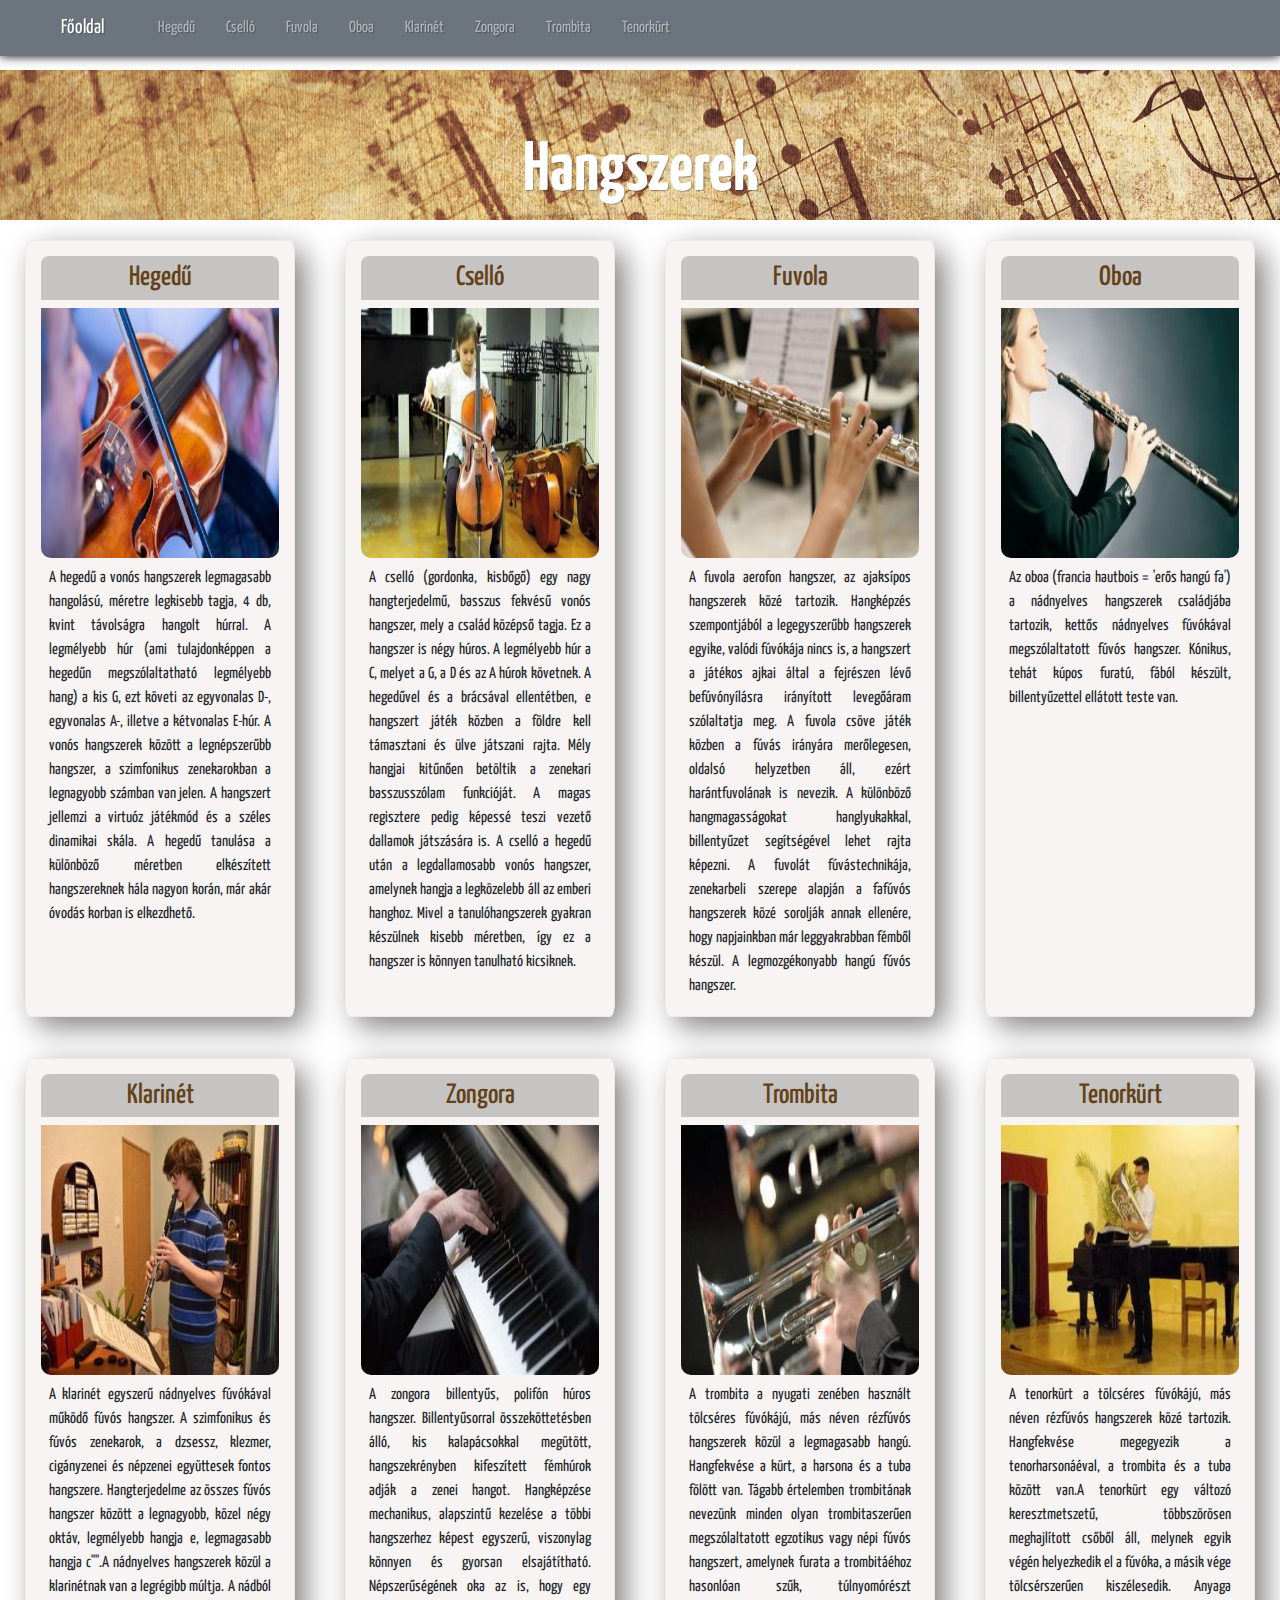
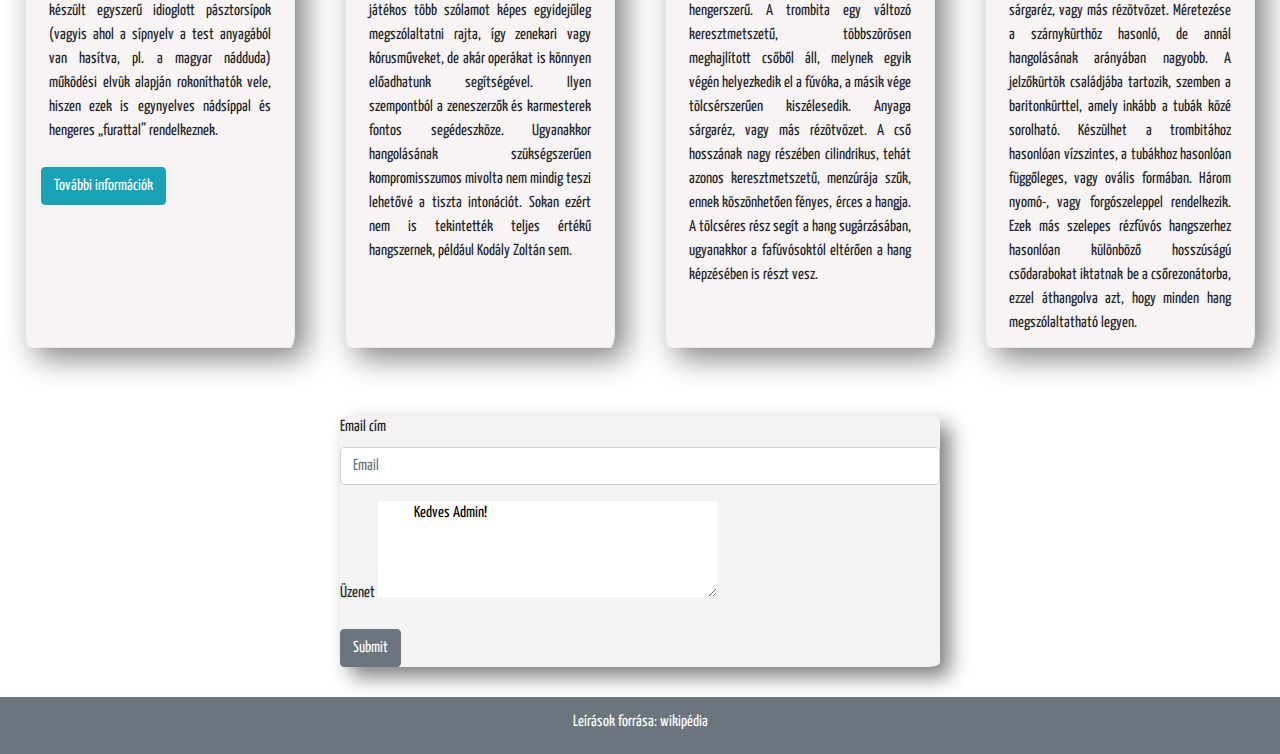
<file: index.html>
<!DOCTYPE html>
<html lang="hu">
<head>
    <meta charset="UTF-8">
    <meta http-equiv="X-UA-Compatible" content="IE=edge">
    <meta name="viewport" content="width=device-width, initial-scale=1.0">
    <link rel="stylesheet" href="./css/bootstrap.min.css">
    <title>Hangszerek</title>
    <link rel="preconnect" href="https://fonts.googleapis.com">
    <link rel="preconnect" href="https://fonts.gstatic.com" crossorigin>
    <link href="https://fonts.googleapis.com/css2?family=Oleo+Script+Swash+Caps&family=Yanone+Kaffeesatz:wght@300;400&display=swap" rel="stylesheet"> 
    <script src="./js/jquery.min.js"></script>
    <script src="./js/bootstrap.min.js"></script>
    <link rel="stylesheet" href="css/style.css">
    
</head>
<body>
   
    <header class="container-fluid">

    <nav class="navbar fixed-top navbar-expand-lg navbar-dark bg-secondary">
        <div class="container-fluid">
            <a class="navbar-brand" href="index.html">Főoldal</a>
            <button class="navbar-toggler" type="button" data-bs-toggle="collapse" data-bs-target="#navbarSupportedContent" aria-controls="navbarSupportedContent" aria-expanded="false" aria-label="Toggle navigation">
            <span class="navbar-toggler-icon"></span>
        </button>
            <div class="collapse navbar-collapse" id="navbarSupportedContent">
                <div class="navbar-nav me-auto mb-2 mb-lg-0">
                    <div class="nav-item">
                        <a class="nav-link" href="#hegedu">Hegedű</a>
                    </div>
                    <div class="nav-item">
                        <a class="nav-link" href="#csello">Cselló</a>
                    </div>
                    <div class="nav-item">
                        <a class="nav-link" href="#fuvola">Fuvola</a>   
                    </div>
                   
                    <div class="nav-item">
                        <a class="nav-link" href="#oboa">Oboa</a>    
                    </div><div class="nav-item">
                        <a class="nav-link" href="#klarinet">Klarinét </a>   
                    </div><div class="nav-item">
                        <a class="nav-link" href="#zongora">Zongora</a>  
                    </div><div class="nav-item">
                        <a class="nav-link" href="#trombita">Trombita</a>   
                    </div>
                    <div class="nav-item">
                        <a class="nav-link" href="#tenorkurt">Tenorkürt</a>   
                    </div>
                </div>
            </div>
        </div>
    </nav>
            
    <h1>Hangszerek</h1>    
      
    </header>

    <main class="container-fluid">
        <div class="row">
            <div class="col-xs-12 col-sm-6 col-md-4  col-lg-3">
                <div class="box">
                    <h3 class="cim" id="hegedu">Hegedű</h3>
                    <img class="img-fluid" src="./img/hegedus.jpg" alt="Hegedű" title="Hegedű">
                   
                    <p  class="p-2"> A hegedű a vonós hangszerek  legmagasabb hangolású, méretre legkisebb tagja, 4 db, kvint távolságra hangolt húrral. A legmélyebb húr (ami tulajdonképpen a hegedűn megszólaltatható legmélyebb hang) a kis G, ezt követi az egyvonalas D-, egyvonalas A-, illetve a kétvonalas E-húr. A vonós hangszerek között a legnépszerűbb hangszer, a szimfonikus zenekarokban a legnagyobb számban van jelen. A hangszert jellemzi a virtuóz játékmód és a széles dinamikai skála. A hegedű tanulása a különböző méretben elkészített hangszereknek hála nagyon korán, már akár óvodás korban is elkezdhető. </p>
                </div>
            </div>
            <div class="col-xs-12 col-sm-6 col-md-4  col-lg-3">
                <div class="box">
                    <h3 class="cim" id="csello">Cselló</h3>
                    <img class="img-fluid" src="./img/csello.jpg" alt="Celló" title="Cselló">
                    <p  class="p-2">A cselló (gordonka, kisbőgő) egy nagy hangterjedelmű, basszus fekvésű vonós hangszer, mely a család középső tagja. Ez a hangszer is négy húros. A legmélyebb húr a C, melyet a G, a D és az A húrok követnek. A hegedűvel és a brácsával ellentétben, e hangszert játék közben a földre kell támasztani és ülve játszani rajta. Mély hangjai kitűnően betöltik a zenekari basszusszólam funkcióját. A magas regisztere pedig képessé teszi vezető dallamok játszására is. A cselló a hegedű után a legdallamosabb vonós hangszer, amelynek hangja a legközelebb áll az emberi hanghoz. Mivel a tanulóhangszerek gyakran készülnek kisebb méretben, így ez a hangszer is könnyen tanulható kicsiknek.</p>
                </div>
            </div>
    
            <div class="col-xs-12 col-sm-6 col-md-4 col-lg-3">
                <div class="box">
                    <h3 class="cim" id="fuvola">Fuvola</h3>
                    <img class="img-fluid" src="./img/fuvolista.jpg" alt="Fuvola" title="Fuvola">
                    <p  class="p-2">A fuvola aerofon hangszer, az ajaksípos hangszerek közé tartozik. Hangképzés szempontjából a legegyszerűbb hangszerek egyike, valódi fúvókája nincs is, a hangszert a játékos ajkai által a fejrészen lévő befúvónyílásra irányított levegőáram szólaltatja meg. A fuvola csöve játék közben a fúvás irányára merőlegesen, oldalsó helyzetben áll, ezért harántfuvolának is nevezik. A különböző hangmagasságokat hanglyukakkal, billentyűzet segítségével lehet rajta képezni. A fuvolát fúvástechnikája, zenekarbeli szerepe alapján a fafúvós hangszerek közé sorolják annak ellenére, hogy napjainkban már leggyakrabban fémből készül. A legmozgékonyabb hangú fúvós hangszer.</p>
                </div>
            </div>
            <div class="col-xs-12 col-sm-6 col-md-4 col-lg-3">
                <div class="box">
                    <h3 class="cim" id="oboa">Oboa</h3>
                    <img class="img-fluid" src="./img/oboa.jpg" alt="Oboa" title="Oboa">
                    <p class="p-2">Az oboa (francia hautbois = 'erős hangú fa') a nádnyelves hangszerek családjába tartozik, kettős nádnyelves fúvókával megszólaltatott fúvós hangszer. Kónikus, tehát kúpos furatú, fából készült, billentyűzettel ellátott teste van.</p>
                </div>
            </div>
            <div class="col-xs-12 col-sm-6 col-md-4 col-lg-3">
                <div class="box">
                    <h3 class="cim" id="klarinet">Klarinét</h3>
                    <img class="img-fluid" src="./img/klarinetos.jpg" alt="Klarinét" title="Klarinét">
                    <p  class="p-2">A klarinét egyszerű nádnyelves fúvókával működő fúvós hangszer. A szimfonikus és fúvós zenekarok, a dzsessz, klezmer, cigányzenei és népzenei együttesek fontos hangszere. Hangterjedelme az összes fúvós hangszer között a legnagyobb, közel négy oktáv, legmélyebb hangja e, legmagasabb hangja c''''.A nádnyelves hangszerek közül a klarinétnak van a legrégibb múltja. A nádból készült egyszerű idioglott pásztorsípok (vagyis ahol a sípnyelv a test anyagából van hasítva, pl. a magyar nádduda) működési elvük alapján rokoníthatók vele, hiszen ezek is egynyelves nádsíppal és hengeres „furattal” rendelkeznek.</p>
                    <a href="klarinet.html" class="btn btn-info">További információk</a>
                </div>
            </div>
            <div class="col-xs-12 col-sm-6 col-md-4 col-lg-3">
                <div class="box">
                    <h3 class="cim" id="zongora">Zongora</h3>
                    <img class="img-fluid" src="./img/Zongora.jpg" alt="Zongora" title="Zongora">
                    <p  class="p-2">A zongora billentyűs, polifón húros hangszer. Billentyűsorral összeköttetésben álló, kis kalapácsokkal megütött, hangszekrényben kifeszített fémhúrok adják a zenei hangot. Hangképzése mechanikus, alapszintű kezelése a többi hangszerhez képest egyszerű, viszonylag könnyen és gyorsan elsajátítható. Népszerűségének oka az is, hogy egy játékos több szólamot képes egyidejűleg megszólaltatni rajta, így zenekari vagy kórusműveket, de akár operákat is könnyen előadhatunk segítségével. Ilyen szempontból a zeneszerzők és karmesterek fontos segédeszköze. Ugyanakkor hangolásának szükségszerűen kompromisszumos mivolta nem mindig teszi lehetővé a tiszta intonációt. Sokan ezért nem is tekintették teljes értékű hangszernek, például Kodály Zoltán sem.</p>
                </div>
            </div>
            <div class="col-xs-12 col-sm-6 col-md-4 col-lg-3">
                <div class="box">
                    <h3 class="cim" id="trombita">Trombita</h3>
                    <img class="img-fluid" src="./img/trombita.jpg" alt="Trombita" title="Trombita">
                    <p  class="p-2">A trombita a nyugati zenében használt tölcséres fúvókájú, más néven rézfúvós hangszerek közül a legmagasabb hangú. Hangfekvése a kürt, a harsona és a tuba fölött van. Tágabb értelemben trombitának nevezünk minden olyan trombitaszerűen megszólaltatott egzotikus vagy népi fúvós hangszert, amelynek furata a trombitáéhoz hasonlóan szűk, túlnyomórészt hengerszerű. A trombita egy változó keresztmetszetű, többszörösen meghajlított csőből áll, melynek egyik végén helyezkedik el a fúvóka, a másik vége tölcsérszerűen kiszélesedik. Anyaga sárgaréz, vagy más rézötvözet. A cső hosszának nagy részében cilindrikus, tehát azonos keresztmetszetű, menzúrája szűk, ennek köszönhetően fényes, érces a hangja. A tölcséres rész segít a hang sugárzásában, ugyanakkor a fafúvósoktól eltérően a hang képzésében is részt vesz.</p>
                </div>
            </div>
            <div class="col-xs-12 col-sm-6 col-md-4 col-lg-3">
                <div class="box">
                    <h3 class="cim" id="tenorkurt">Tenorkürt</h3>
                    <img class="img-fluid" src="img/tenorkurt.jpg" alt="Tenorkürt" title="Tenorkürt">
                    <p class="p-2">A tenorkürt a tölcséres fúvókájú, más néven rézfúvós hangszerek közé tartozik. Hangfekvése megegyezik a tenorharsonáéval, a trombita és a tuba között van.A tenorkürt egy változó keresztmetszetű, többszörösen meghajlított csőből áll, melynek egyik végén helyezkedik el a fúvóka, a másik vége tölcsérszerűen kiszélesedik. Anyaga sárgaréz, vagy más rézötvözet. Méretezése a szárnykürthöz hasonló, de annál hangolásának arányában nagyobb. A jelzőkürtök családjába tartozik, szemben a baritonkürttel, amely inkább a tubák közé sorolható. Készülhet a trombitához hasonlóan vízszintes, a tubákhoz hasonlóan függőleges, vagy ovális formában. Három nyomó-, vagy forgószeleppel rendelkezik. Ezek más szelepes rézfúvós hangszerhez hasonlóan különböző hosszúságú csődarabokat iktatnak be a csőrezonátorba, ezzel áthangolva azt, hogy minden hang megszólaltatható legyen.</p>
                </div>
            </div>
            
        </div>
    </main>

    <form>
        <div class="form-group">
          <label for="exampleInputEmail1">Email cím</label>
          <input type="email" class="form-control" id="exampleInputEmail1" placeholder="Email">
        </div>
        <div class="form-group">
          <label>Üzenet</label>
          <textarea rows="4" cols="50" name="comment">
            Kedves Admin! </textarea>
        </div>
        <button type="submit" class="btn btn-secondary">Submit</button>
      </form>

    <footer>
        <h6><a href="https://hu.wikipedia.org/wiki/Kezd%C5%91lap" target="_blank">Leírások forrása: wikipédia</a></h6>
    </footer>
    
</body>
</html>
</file>
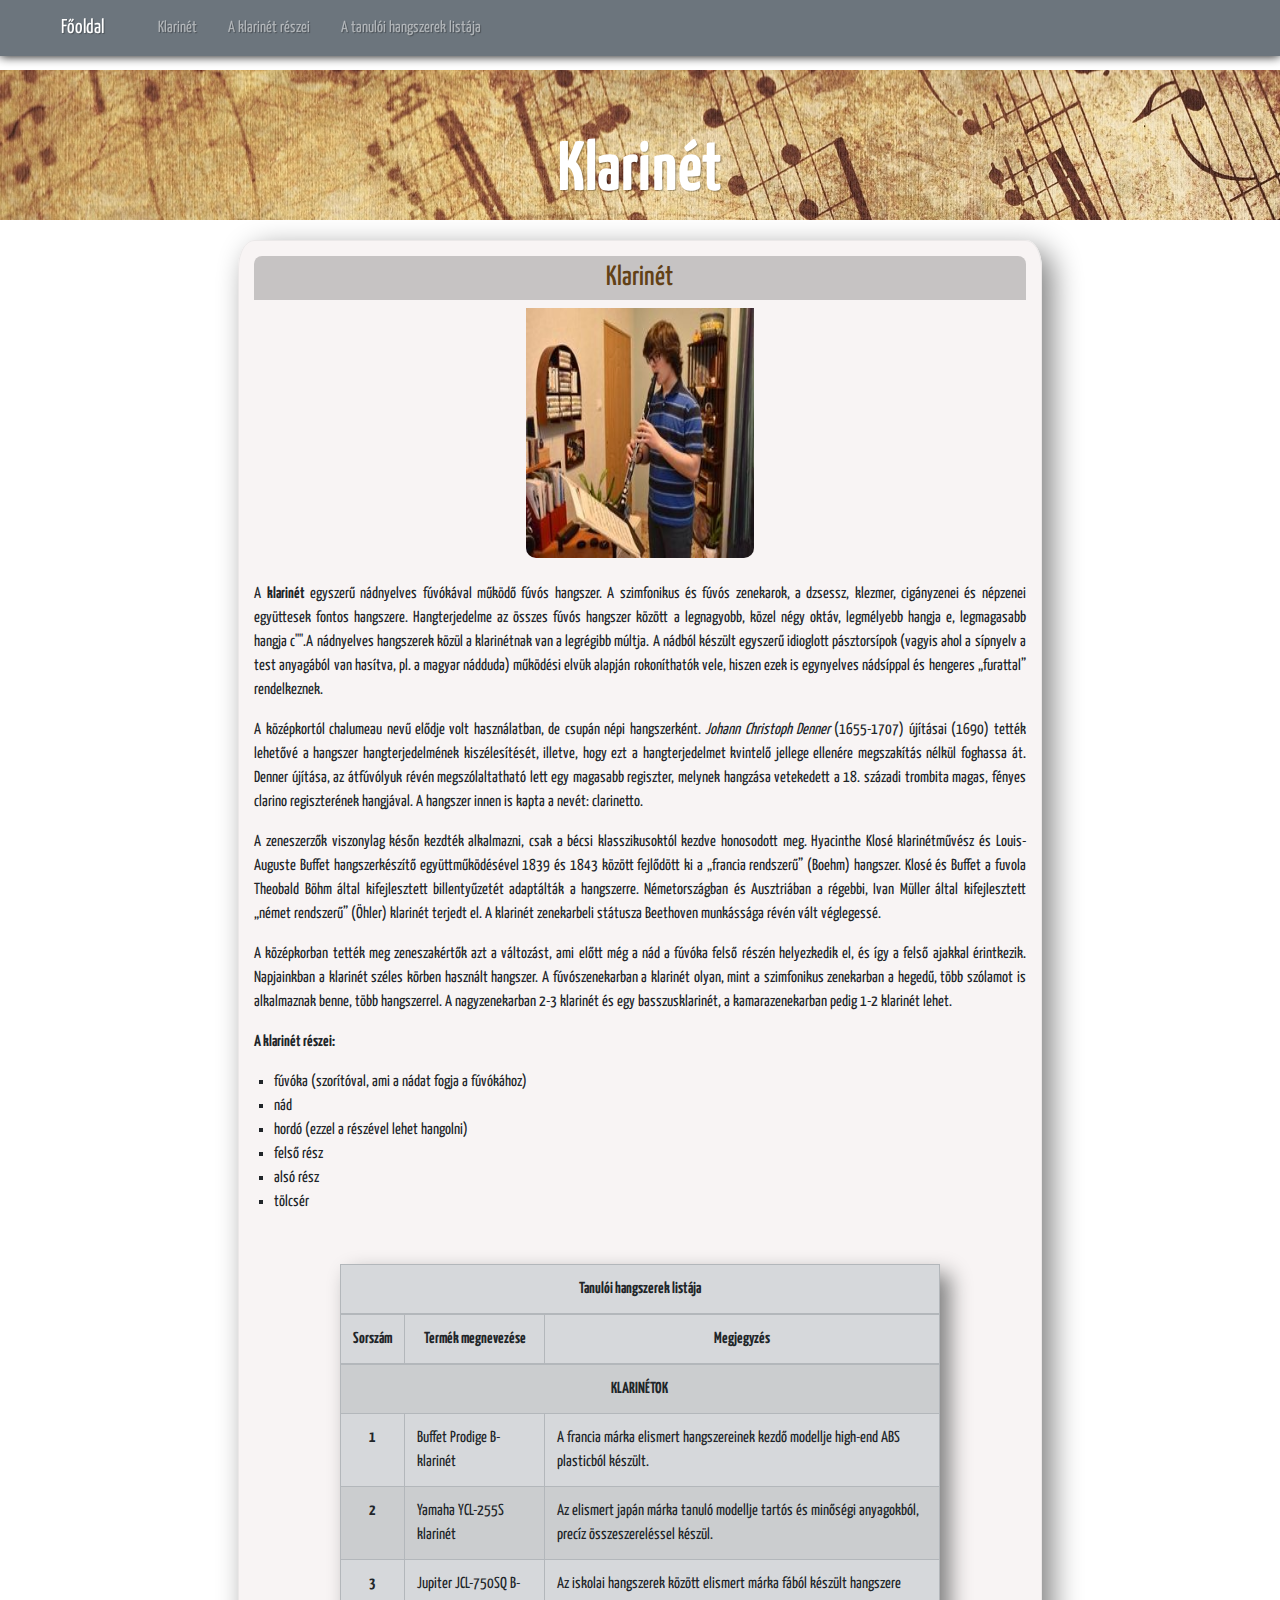
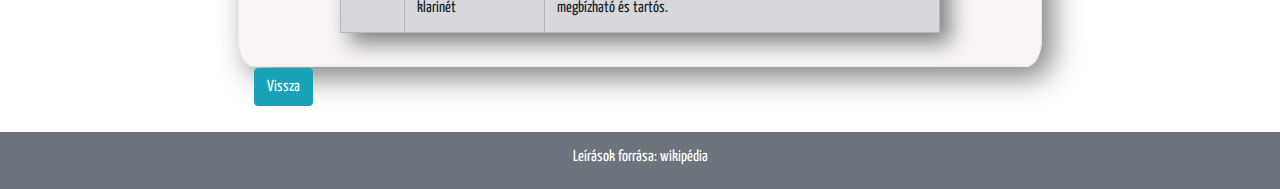
<file: klarinet.html>
<!DOCTYPE html>
<html lang="hu">

<head>
    <meta charset="UTF-8">
    <meta http-equiv="X-UA-Compatible" content="IE=edge">
    <meta name="viewport" content="width=device-width, initial-scale=1.0">
    <link rel="stylesheet" href="./css/bootstrap.min.css">
    <link rel="stylesheet" href="./css/style.css">
    <link rel="preconnect" href="https://fonts.googleapis.com">
    <link rel="preconnect" href="https://fonts.gstatic.com" crossorigin>
    <link
        href="https://fonts.googleapis.com/css2?family=Oleo+Script+Swash+Caps&family=Yanone+Kaffeesatz:wght@300;400&display=swap"
        rel="stylesheet">
    <script src="./js/jquery.min.js"></script>
    <script src="./js/bootstrap.min.js"></script>
    <link rel="stylesheet" href="css/style.css">
    <title>Klarinét</title>
</head>

<body>

    <header class="container-fluid">
        
        <nav class="navbar fixed-top navbar-expand-lg navbar-dark bg-secondary">
            <div class="container-fluid">
                <a class="navbar-brand" href="index.html">Főoldal</a>
                <button class="navbar-toggler" type="button" data-bs-toggle="collapse" data-bs-target="#navbarSupportedContent" aria-controls="navbarSupportedContent" aria-expanded="false" aria-label="Toggle navigation">
                <span class="navbar-toggler-icon"></span>
            </button>
                <div class="collapse navbar-collapse" id="navbarSupportedContent">
                    <div class="navbar-nav me-auto mb-2 mb-lg-0">
                        <div class="nav-item">
                            <a class="nav-link" href="#klarinet">Klarinét</a>
                        </div>
                        <div class="nav-item">
                            <a class="nav-link" href="#reszek">A klarinét részei</a>
                        </div>
                        <div class="nav-item">
                            <a class="nav-link" href="#lista">A tanulói hangszerek listája</a>   
                        </div>
                    </div>
                </div>
            </div>
        </nav>

        <h1>Klarinét</h1>

    </header>

    <main class="container-fluid">
        <div class="row">
            <div class="col-8 mx-auto">
                <div class="box">
                    <h3 class="cim" id="klarinet">Klarinét</h3>
                    <div class="col-4 mx-auto">
                    <img class="img-fluid" src="./img/klarinetos.jpg" alt="klarinét">                   
                    </div>
                    <p class="pt-4">A <span style="font-weight: bold;">klarinét</span> egyszerű nádnyelves fúvókával működő fúvós hangszer. A szimfonikus és
                        fúvós zenekarok, a dzsessz, klezmer, cigányzenei és népzenei együttesek fontos hangszere.
                        Hangterjedelme az összes fúvós hangszer között a legnagyobb, közel négy oktáv, legmélyebb hangja
                        e, legmagasabb hangja c''''.A nádnyelves hangszerek közül a klarinétnak van a legrégibb múltja.
                        A nádból készült egyszerű idioglott pásztorsípok (vagyis ahol a sípnyelv a test anyagából van
                        hasítva, pl. a magyar nádduda) működési elvük alapján rokoníthatók vele, hiszen ezek is
                        egynyelves nádsíppal és hengeres „furattal” rendelkeznek.</p>
                    <p>A középkortól chalumeau nevű elődje volt használatban, de csupán népi hangszerként. <i>Johann
                        Christoph Denner</i> (1655-1707) újításai (1690) tették lehetővé a hangszer hangterjedelmének
                        kiszélesítését, illetve, hogy ezt a hangterjedelmet kvintelő jellege ellenére megszakítás nélkül
                        foghassa át. Denner újítása, az átfúvólyuk révén megszólaltatható lett egy magasabb regiszter,
                        melynek hangzása vetekedett a 18. századi trombita magas, fényes clarino regiszterének
                        hangjával. A hangszer innen is kapta a nevét: clarinetto.
                    </p><p>
                        A zeneszerzők viszonylag későn kezdték alkalmazni, csak a bécsi klasszikusoktól kezdve
                        honosodott meg. Hyacinthe Klosé klarinétművész és Louis-Auguste Buffet hangszerkészítő
                        együttműködésével 1839 és 1843 között fejlődött ki a „francia rendszerű” (Boehm) hangszer. Klosé
                        és Buffet a fuvola Theobald Böhm által kifejlesztett billentyűzetét adaptálták a hangszerre.
                        Németországban és Ausztriában a régebbi, Ivan Müller által kifejlesztett „német rendszerű”
                        (Öhler) klarinét terjedt el. A klarinét zenekarbeli státusza Beethoven munkássága révén vált
                        véglegessé.
                    </p><p>
                        A középkorban tették meg zeneszakértők azt a változást, ami előtt még a nád a fúvóka felső
                        részén helyezkedik el, és így a felső ajakkal érintkezik.

                        Napjainkban a klarinét széles körben használt hangszer. A fúvószenekarban a klarinét olyan, mint
                        a szimfonikus zenekarban a hegedű, több szólamot is alkalmaznak benne, több hangszerrel. A
                        nagyzenekarban 2-3 klarinét és egy basszusklarinét, a kamarazenekarban pedig 1-2 klarinét lehet.
                    </p>
                    <p class="font-weight-bold" id="reszek">A klarinét részei:</p>
                        <ul>
                            <li>fúvóka (szorítóval, ami a nádat fogja a fúvókához)</li>
                            <li>nád</li>
                            <li>hordó (ezzel a részével lehet hangolni)</li>
                            <li>felső rész</li>
                            <li>alsó rész</li>
                            <li>tölcsér</li>
                        </ul>

                        <table id="lista" class="table table-secondary table-hover table-bordered table-striped">
        
                            <thead>
                                <tr>
                                    <th colspan="3">Tanulói hangszerek listája</th>
                                </tr>                                
                              <tr>
                                <th scope="col">Sorszám</th>
                                <th scope="col">Termék megnevezése </th>
                                <th scope="col">Megjegyzés</th>                                
                              </tr>
                            </thead>
                            <tbody>
                                <tr>
                                    <th colspan="3">KLARINÉTOK</th>
                                </tr>
                              <tr>
                                <th scope="row">1</th>
                                <td>Buffet Prodige B-klarinét</td>
                                <td>A francia márka elismert hangszereinek kezdő modellje high-end ABS
                                    plasticból készült.</td>                                
                              </tr>
                              <tr>
                                <th scope="row">2</th>
                                <td>Yamaha YCL-255S klarinét </td>
                                <td>Az elismert japán márka tanuló modellje tartós és minőségi anyagokból,
                                    precíz összeszereléssel készül.</td>                                
                              </tr>
                              <tr>
                                <th scope="row">3</th>
                                <td>Jupiter JCL-750SQ B-klarinét</td>
                                <td>Az iskolai hangszerek között elismert márka fából készült hangszere
                                    megbízható és tartós.</td>                                
                              </tr>
                            </tbody>
                          </table>
                    <a href="index.html" class="btn btn-info">Vissza</a>
                </div>
            </div>

        </div>
    </main>

    <footer>
        <h6><a href="https://hu.wikipedia.org/wiki/Kezd%C5%91lap" target="_blank">Leírások forrása: wikipédia</a></h6>
    </footer>

</body>

</html>
</file>
<file: css/style.css>
*{      /*alapbeállítás*/
    margin: 0;
    padding: 0;
    border: 0;
    font-weight: 400;
    font-size:16px;    
    font-family: 'Oleo Script Swash Caps', cursive;
    font-family: 'Yanone Kaffeesatz', sans-serif;
}

a{
    text-decoration: none;
    color: white;
    
}
header{
    background-size: cover;
    padding: 10px;
    color: white;
    text-shadow: 1px 1px 1px rgba(0,0,0,0.3);
    margin: 70px 0 10px 0;  
    height: 150px;
    background-image: url("../img/hatter.jpg") !important;  
}

h1{
    font-weight: 700;
    text-shadow: 1px 1px 1px rgba(0,0,0,0.3);
    padding-top: 50px;
    text-align: center;
    font-size: 70px;
} 

header nav{
    text-align:right;
    color: rgb(12, 11, 11);
  
}

header nav a{
    color: rgb(12, 11, 11);
    margin-left:15px;
    display: inline-block;  
    padding: 10px 15px;     
}

header nav a:hover{
    background-color: rgb(65, 65, 65);
    box-shadow: inset 0 0 rgba(0,0,0,0.2);
    color:rgb(137, 82, 82);
    border-radius: 10%;
}

.box{
    background-color: #f8f3f3f3;
    height: 95%;
    border: 1px rgb(235, 232, 232) ridge;
    border-radius: 2%;
    box-shadow:10px 10px 30px grey;
    text-align: justify;
    padding: 15px;
    margin: 10px;  
}

.cim{
    text-align:center;
    background-color: rgba(0,0,0,0.2);
    padding: 5px;
    color: #624116;
    border-top-right-radius: 8px;
    border-top-left-radius: 8px;
}

footer{
    background-color: #6c757d;
    color:white;
    text-align: center;
    padding: 15px;
}

footer a:hover{
    color: black;
    background-color: white;
    padding: 10px;
    border-radius: 55%;
}



.img-fluid {
  text-align: center;
  height: 250px;
  border-radius:  0px 0px 10px 10px;  
}


.navbar{
    box-shadow: 0 0 10px black;
}

form{
    margin: 30px auto;
    border-radius: 2%;
    box-shadow:10px 10px 20px grey;
    max-width: 600px;
    background-color: rgb(243, 243, 243);
}

.klarinetos {
    margin: 0 auto;
}

ul{
    list-style: square;
    padding-left: 20px;
}

.table{
    max-width: 600px;
    text-align: left;
    margin-top: 50px !important;
    margin-bottom: 35px !important;
    box-shadow:10px 10px 20px grey;
    margin: auto;
}

th{
    text-align: center;
    font-weight: bold;
}
</file>
